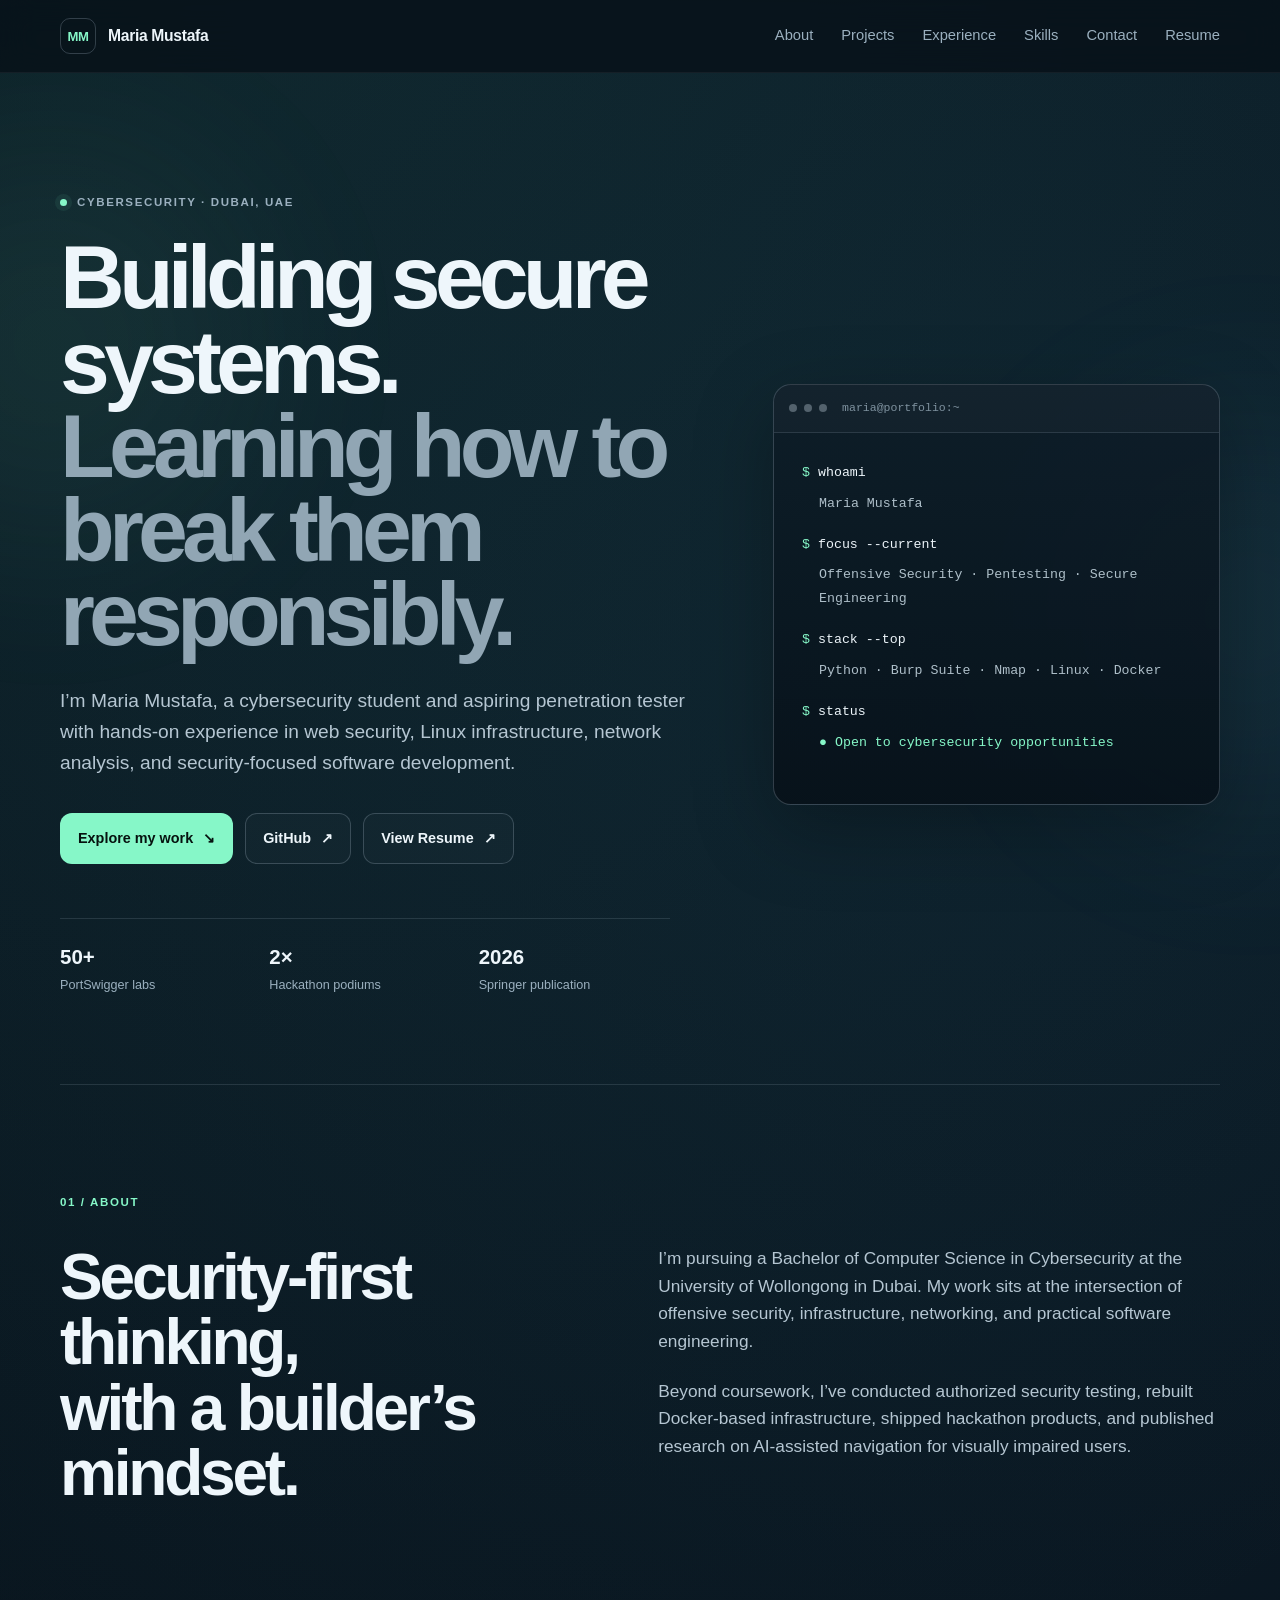
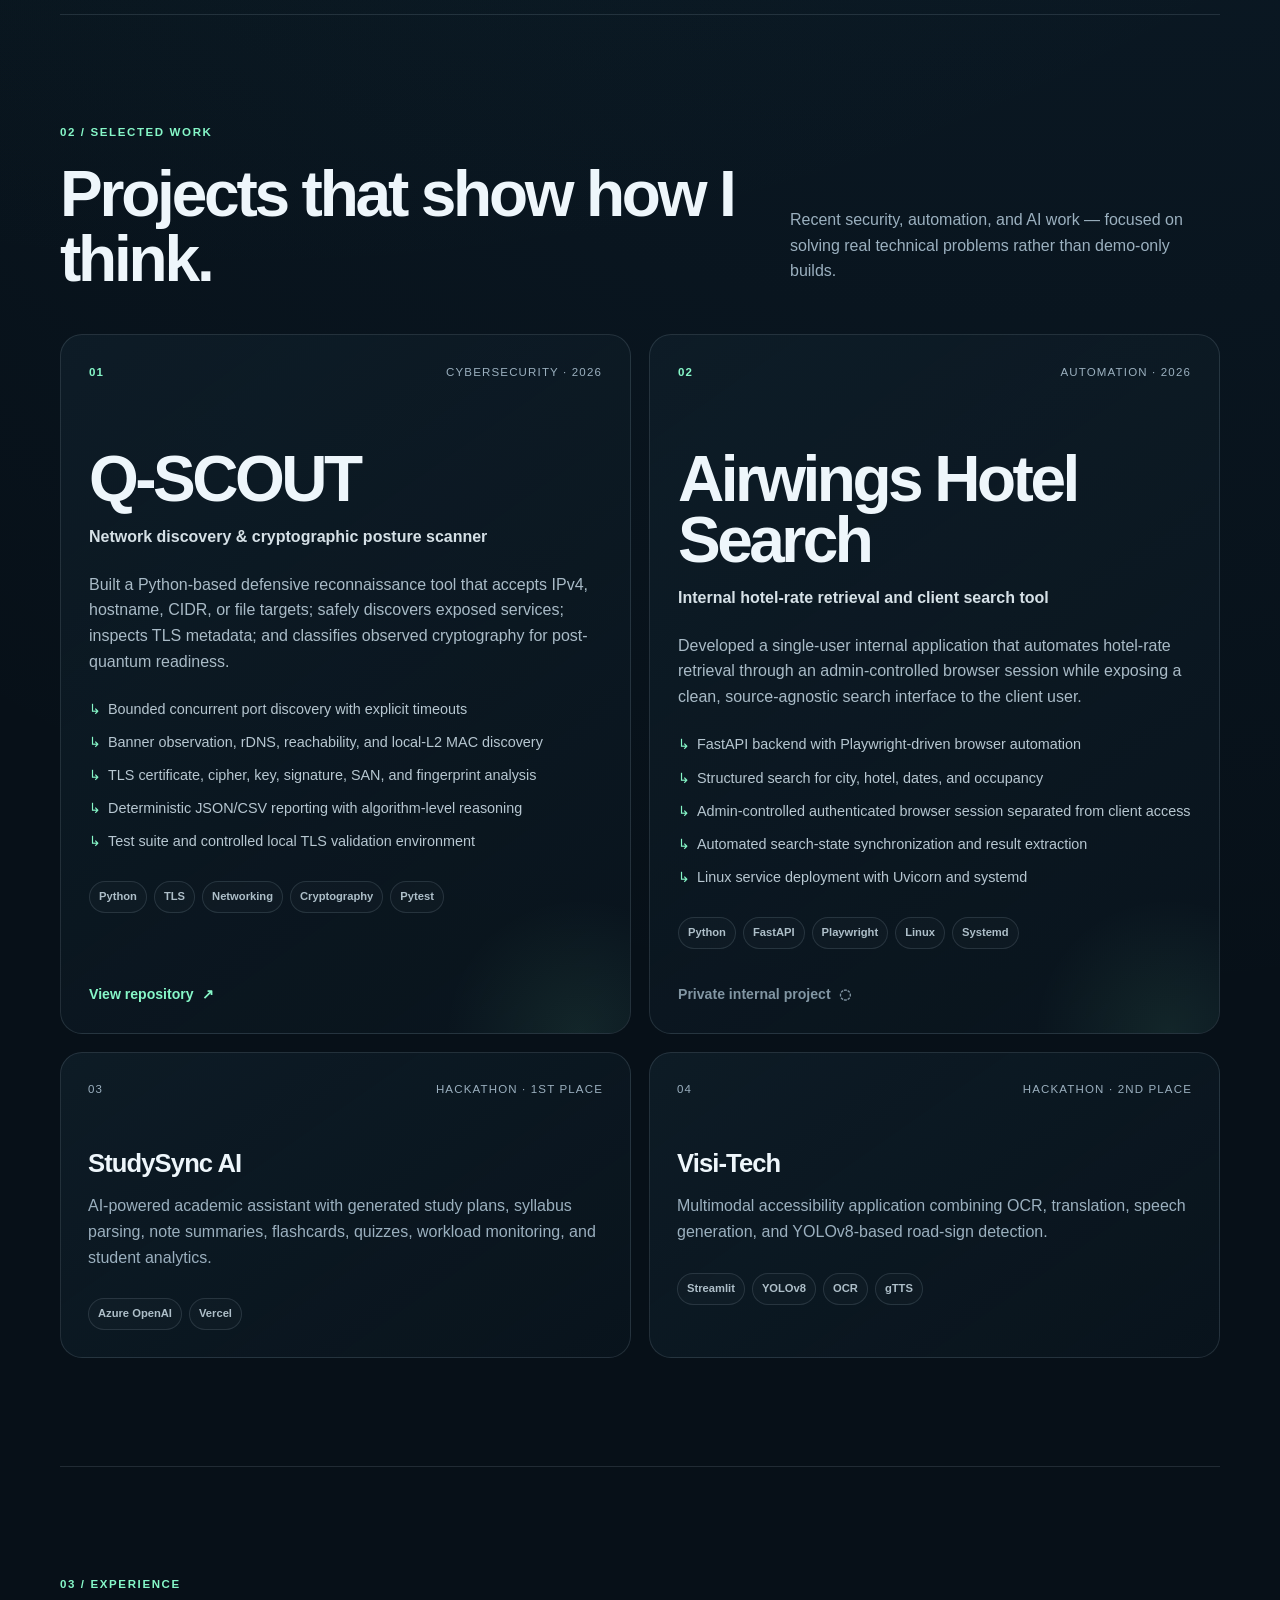
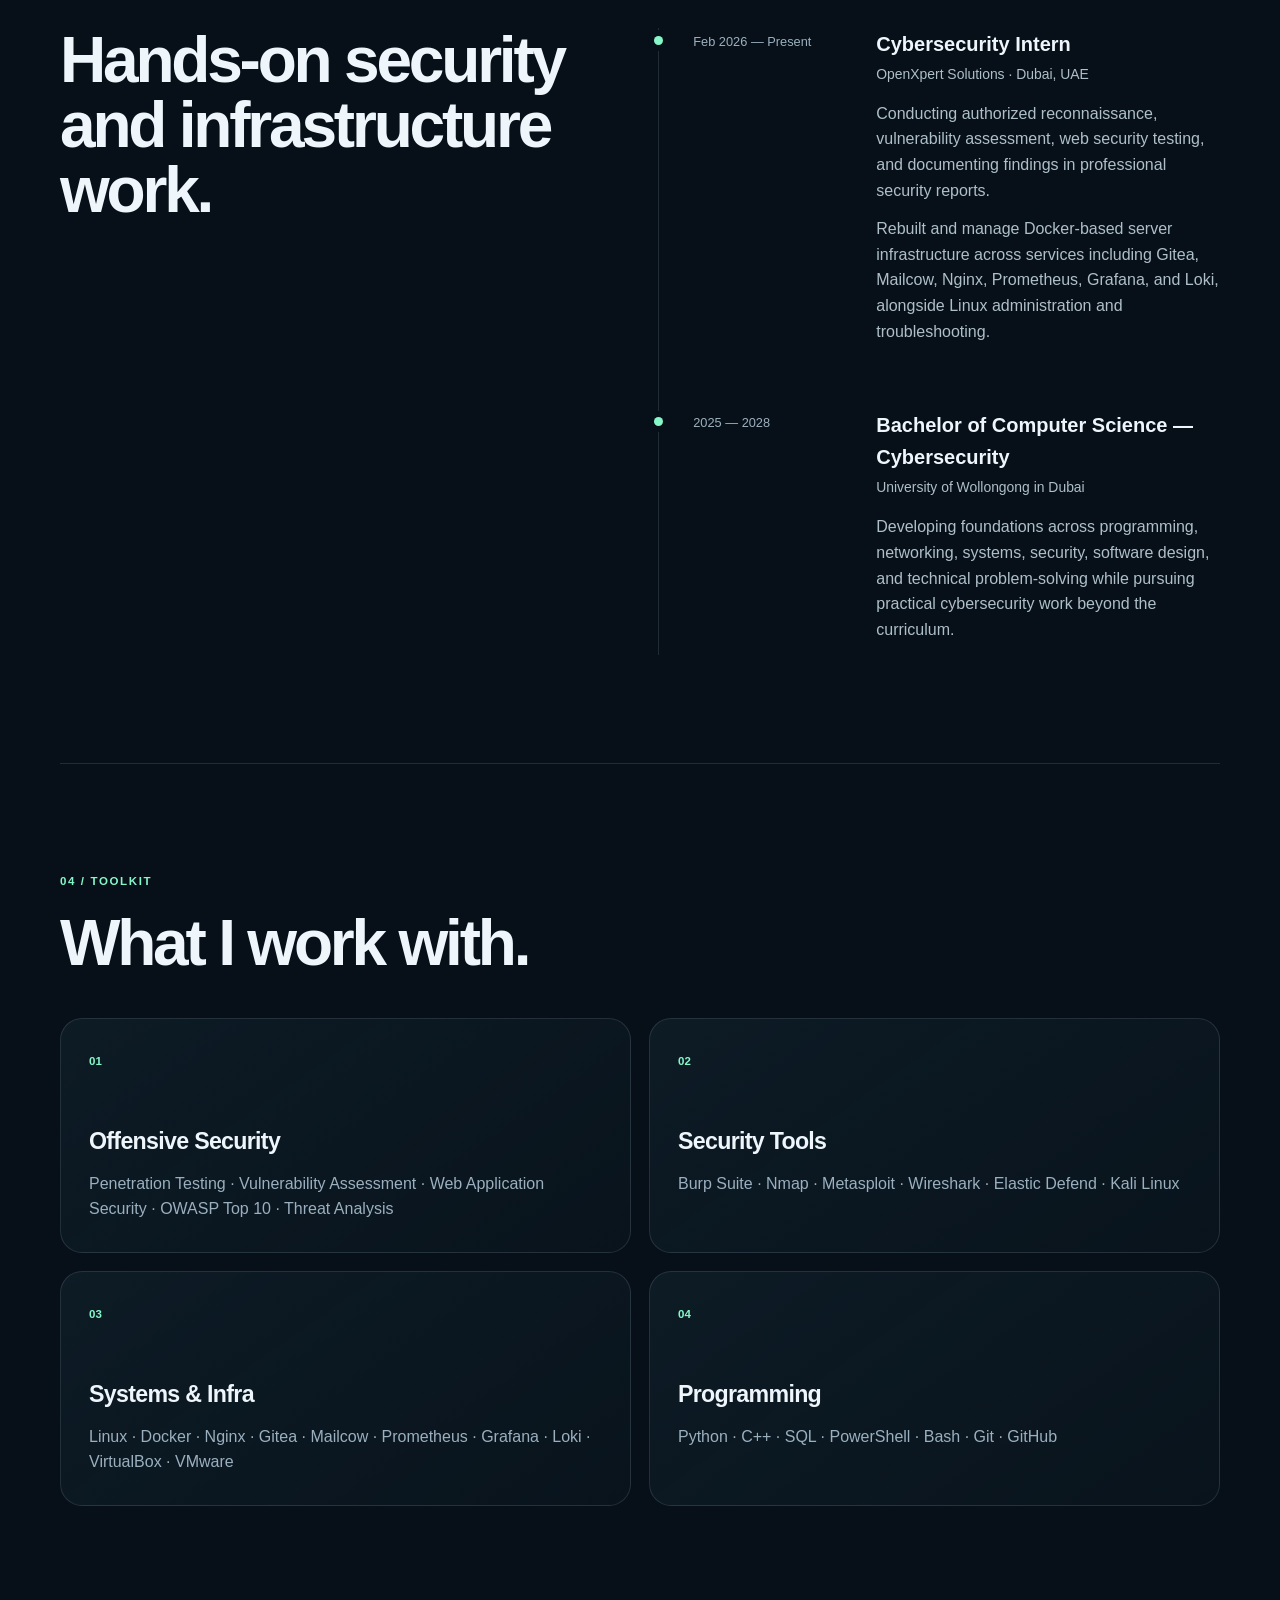
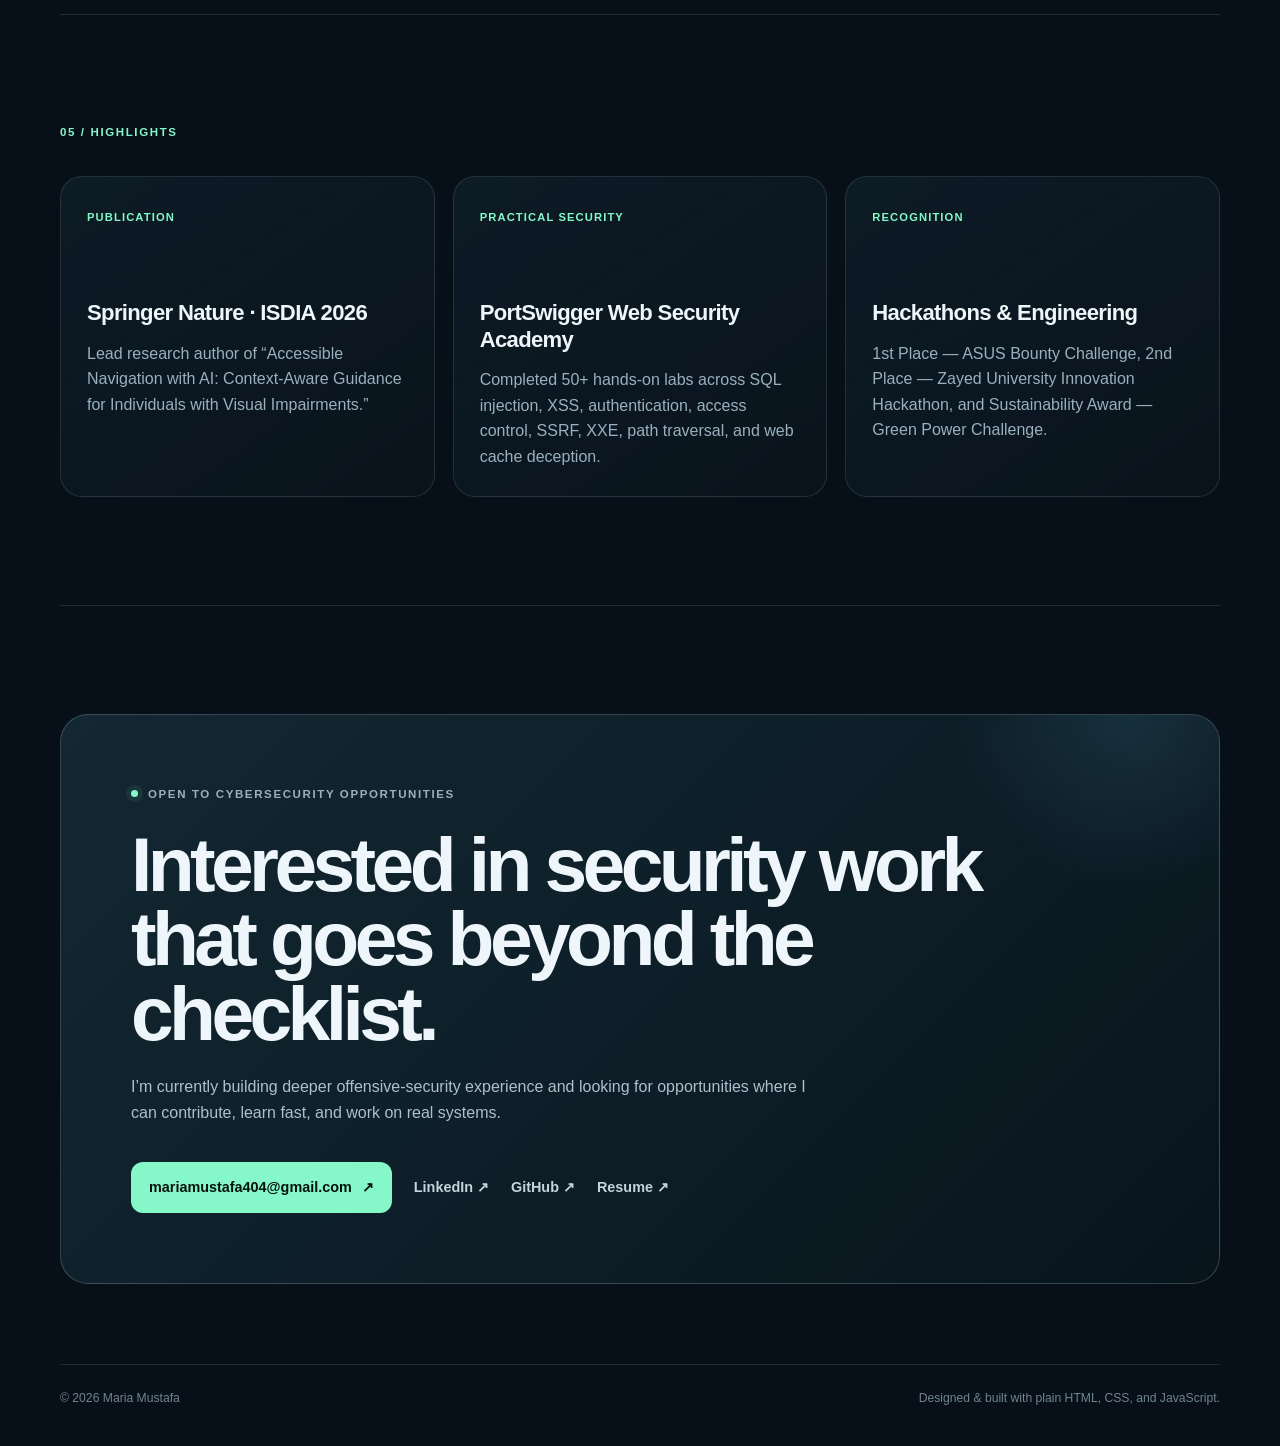
<file: index.html>
<!DOCTYPE html>
<html lang="en">
<head>
  <meta charset="UTF-8" />
  <meta name="viewport" content="width=device-width, initial-scale=1.0" />
  <meta name="description" content="Maria Mustafa — cybersecurity student, aspiring penetration tester, and security-focused software builder in Dubai." />
  <meta name="theme-color" content="#071018" />
  <link rel="canonical" href="https://maria-mustafa-portfolio.netlify.app" />
  <meta property="og:type" content="website" />
  <meta property="og:title" content="Maria Mustafa | Cybersecurity Portfolio" />
  <meta property="og:description" content="Cybersecurity portfolio featuring penetration testing, network security, Linux infrastructure, Q-SCOUT, and automation projects." />
  <meta property="og:url" content="https://maria-mustafa-portfolio.netlify.app" />
  <meta property="og:image" content="https://maria-mustafa-portfolio.netlify.app/assets/portfolio-preview.webp" />
  <meta name="twitter:card" content="summary_large_image" />
  <title>Maria Mustafa | Cybersecurity Portfolio</title>
  <link rel="icon" href="favicon.svg" type="image/svg+xml" />
  <script>document.documentElement.classList.add("js")</script>
  <link rel="stylesheet" href="styles.css" />
</head>
<body>
  <a class="skip-link" href="#main">Skip to content</a>
  <div class="ambient ambient-one" aria-hidden="true"></div>
  <div class="ambient ambient-two" aria-hidden="true"></div>

  <header class="site-header" id="top">
    <nav class="nav shell" aria-label="Primary navigation">
      <a class="brand" href="#top" aria-label="Maria Mustafa home">
        <span class="brand-mark">MM</span>
        <span class="brand-name">Maria Mustafa</span>
      </a>

      <button class="nav-toggle" aria-expanded="false" aria-controls="nav-links" aria-label="Open navigation menu">
        <span></span><span></span>
      </button>

      <div class="nav-links" id="nav-links">
        <a href="#about">About</a>
        <a href="#projects">Projects</a>
        <a href="#experience">Experience</a>
        <a href="#skills">Skills</a>
        <a href="#contact">Contact</a>
        <a href="resume.html" target="_blank" rel="noreferrer">Resume</a>
      </div>
    </nav>
  </header>

  <main id="main">
    <section class="hero shell section-pad">
      <div class="hero-copy reveal">
        <p class="eyebrow"><span class="status-dot"></span> Cybersecurity · Dubai, UAE</p>
        <h1>Building secure systems.<br /><span>Learning how to break them responsibly.</span></h1>
        <p class="hero-lead">
          I’m Maria Mustafa, a cybersecurity student and aspiring penetration tester with hands-on experience in web security, Linux infrastructure, network analysis, and security-focused software development.
        </p>
        <div class="hero-actions">
          <a class="btn btn-primary" href="#projects">Explore my work <span aria-hidden="true">↘</span></a>
          <a class="btn btn-ghost" href="https://github.com/maria-mustafa-b" target="_blank" rel="noreferrer">GitHub <span aria-hidden="true">↗</span></a>
          <a class="btn btn-ghost" href="resume.html" target="_blank" rel="noreferrer">View Resume <span aria-hidden="true">↗</span></a>
        </div>
        <div class="hero-meta" aria-label="Highlights">
          <div><strong>50+</strong><span>PortSwigger labs</span></div>
          <div><strong>2×</strong><span>Hackathon podiums</span></div>
          <div><strong>2026</strong><span>Springer publication</span></div>
        </div>
      </div>

      <aside class="terminal-card reveal" aria-label="Portfolio introduction terminal">
        <div class="terminal-top"><span></span><span></span><span></span><p>maria@portfolio:~</p></div>
        <div class="terminal-body">
          <p><span class="prompt">$</span> whoami</p>
          <p class="output">Maria Mustafa</p>
          <p><span class="prompt">$</span> focus --current</p>
          <p class="output">Offensive Security · Pentesting · Secure Engineering</p>
          <p><span class="prompt">$</span> stack --top</p>
          <p class="output">Python · Burp Suite · Nmap · Linux · Docker</p>
          <p><span class="prompt">$</span> status</p>
          <p class="output success">● Open to cybersecurity opportunities</p>
        </div>
      </aside>
    </section>

    <section class="section shell" id="about">
      <div class="section-kicker reveal">01 / About</div>
      <div class="about-grid">
        <h2 class="section-title reveal">Security-first thinking,<br />with a builder’s mindset.</h2>
        <div class="about-copy reveal">
          <p>
            I’m pursuing a Bachelor of Computer Science in Cybersecurity at the University of Wollongong in Dubai. My work sits at the intersection of offensive security, infrastructure, networking, and practical software engineering.
          </p>
          <p>
            Beyond coursework, I’ve conducted authorized security testing, rebuilt Docker-based infrastructure, shipped hackathon products, and published research on AI-assisted navigation for visually impaired users.
          </p>
        </div>
      </div>
    </section>

    <section class="section shell" id="projects">
      <div class="section-heading reveal">
        <div>
          <div class="section-kicker">02 / Selected work</div>
          <h2 class="section-title">Projects that show how I think.</h2>
        </div>
        <p>Recent security, automation, and AI work — focused on solving real technical problems rather than demo-only builds.</p>
      </div>

      <div class="featured-grid">
        <article class="project-card project-card-large reveal">
          <div class="project-topline">
            <span class="project-index">01</span>
            <span class="project-tag">Cybersecurity · 2026</span>
          </div>
          <div class="project-copy">
            <h3>Q‑SCOUT</h3>
            <p class="project-subtitle">Network discovery & cryptographic posture scanner</p>
            <p>
              Built a Python-based defensive reconnaissance tool that accepts IPv4, hostname, CIDR, or file targets; safely discovers exposed services; inspects TLS metadata; and classifies observed cryptography for post-quantum readiness.
            </p>
            <ul class="feature-list">
              <li>Bounded concurrent port discovery with explicit timeouts</li>
              <li>Banner observation, rDNS, reachability, and local-L2 MAC discovery</li>
              <li>TLS certificate, cipher, key, signature, SAN, and fingerprint analysis</li>
              <li>Deterministic JSON/CSV reporting with algorithm-level reasoning</li>
              <li>Test suite and controlled local TLS validation environment</li>
            </ul>
            <div class="tech-row"><span>Python</span><span>TLS</span><span>Networking</span><span>Cryptography</span><span>Pytest</span></div>
          </div>
          <a class="project-link" href="https://github.com/maria-mustafa-b/q-scout" target="_blank" rel="noreferrer" aria-label="View Q-SCOUT on GitHub">View repository <span>↗</span></a>
        </article>

        <article class="project-card project-card-large reveal">
          <div class="project-topline">
            <span class="project-index">02</span>
            <span class="project-tag">Automation · 2026</span>
          </div>
          <div class="project-copy">
            <h3>Airwings Hotel Search</h3>
            <p class="project-subtitle">Internal hotel-rate retrieval and client search tool</p>
            <p>
              Developed a single-user internal application that automates hotel-rate retrieval through an admin-controlled browser session while exposing a clean, source-agnostic search interface to the client user.
            </p>
            <ul class="feature-list">
              <li>FastAPI backend with Playwright-driven browser automation</li>
              <li>Structured search for city, hotel, dates, and occupancy</li>
              <li>Admin-controlled authenticated browser session separated from client access</li>
              <li>Automated search-state synchronization and result extraction</li>
              <li>Linux service deployment with Uvicorn and systemd</li>
            </ul>
            <div class="tech-row"><span>Python</span><span>FastAPI</span><span>Playwright</span><span>Linux</span><span>Systemd</span></div>
          </div>
          <span class="project-link muted-link">Private internal project <span>◌</span></span>
        </article>
      </div>

      <div class="secondary-grid">
        <article class="mini-project reveal">
          <div class="mini-head"><span>03</span><span>Hackathon · 1st Place</span></div>
          <h3>StudySync AI</h3>
          <p>AI-powered academic assistant with generated study plans, syllabus parsing, note summaries, flashcards, quizzes, workload monitoring, and student analytics.</p>
          <div class="tech-row"><span>Azure OpenAI</span><span>Vercel</span></div>
        </article>

        <article class="mini-project reveal">
          <div class="mini-head"><span>04</span><span>Hackathon · 2nd Place</span></div>
          <h3>Visi‑Tech</h3>
          <p>Multimodal accessibility application combining OCR, translation, speech generation, and YOLOv8-based road-sign detection.</p>
          <div class="tech-row"><span>Streamlit</span><span>YOLOv8</span><span>OCR</span><span>gTTS</span></div>
        </article>
      </div>
    </section>

    <section class="section shell" id="experience">
      <div class="section-kicker reveal">03 / Experience</div>
      <div class="experience-layout">
        <h2 class="section-title reveal">Hands-on security<br />and infrastructure work.</h2>
        <div class="timeline reveal">
          <article class="timeline-item">
            <div class="timeline-date">Feb 2026 — Present</div>
            <div>
              <h3>Cybersecurity Intern</h3>
              <p class="company">OpenXpert Solutions · Dubai, UAE</p>
              <p>Conducting authorized reconnaissance, vulnerability assessment, web security testing, and documenting findings in professional security reports.</p>
              <p>Rebuilt and manage Docker-based server infrastructure across services including Gitea, Mailcow, Nginx, Prometheus, Grafana, and Loki, alongside Linux administration and troubleshooting.</p>
            </div>
          </article>

          <article class="timeline-item">
            <div class="timeline-date">2025 — 2028</div>
            <div>
              <h3>Bachelor of Computer Science — Cybersecurity</h3>
              <p class="company">University of Wollongong in Dubai</p>
              <p>Developing foundations across programming, networking, systems, security, software design, and technical problem-solving while pursuing practical cybersecurity work beyond the curriculum.</p>
            </div>
          </article>
        </div>
      </div>
    </section>

    <section class="section shell" id="skills">
      <div class="section-heading reveal">
        <div>
          <div class="section-kicker">04 / Toolkit</div>
          <h2 class="section-title">What I work with.</h2>
        </div>
      </div>

      <div class="skills-grid">
        <article class="skill-card reveal"><span>01</span><h3>Offensive Security</h3><p>Penetration Testing · Vulnerability Assessment · Web Application Security · OWASP Top 10 · Threat Analysis</p></article>
        <article class="skill-card reveal"><span>02</span><h3>Security Tools</h3><p>Burp Suite · Nmap · Metasploit · Wireshark · Elastic Defend · Kali Linux</p></article>
        <article class="skill-card reveal"><span>03</span><h3>Systems & Infra</h3><p>Linux · Docker · Nginx · Gitea · Mailcow · Prometheus · Grafana · Loki · VirtualBox · VMware</p></article>
        <article class="skill-card reveal"><span>04</span><h3>Programming</h3><p>Python · C++ · SQL · PowerShell · Bash · Git · GitHub</p></article>
      </div>
    </section>

    <section class="section shell" id="proof">
      <div class="section-kicker reveal">05 / Highlights</div>
      <div class="proof-grid">
        <article class="proof-card reveal">
          <span class="proof-label">Publication</span>
          <h3>Springer Nature · ISDIA 2026</h3>
          <p>Lead research author of “Accessible Navigation with AI: Context-Aware Guidance for Individuals with Visual Impairments.”</p>
        </article>
        <article class="proof-card reveal">
          <span class="proof-label">Practical Security</span>
          <h3>PortSwigger Web Security Academy</h3>
          <p>Completed 50+ hands-on labs across SQL injection, XSS, authentication, access control, SSRF, XXE, path traversal, and web cache deception.</p>
        </article>
        <article class="proof-card reveal">
          <span class="proof-label">Recognition</span>
          <h3>Hackathons & Engineering</h3>
          <p>1st Place — ASUS Bounty Challenge, 2nd Place — Zayed University Innovation Hackathon, and Sustainability Award — Green Power Challenge.</p>
        </article>
      </div>
    </section>

    <section class="contact section shell" id="contact">
      <div class="contact-card reveal">
        <p class="eyebrow"><span class="status-dot"></span> Open to cybersecurity opportunities</p>
        <h2>Interested in security work that goes beyond the checklist.</h2>
        <p>I’m currently building deeper offensive-security experience and looking for opportunities where I can contribute, learn fast, and work on real systems.</p>
        <div class="contact-actions">
          <a class="btn btn-primary" href="mailto:mariamustafa404@gmail.com">mariamustafa404@gmail.com <span>↗</span></a>
          <a class="text-link" href="https://www.linkedin.com/in/maria-mustafa-baranwala" target="_blank" rel="noreferrer">LinkedIn ↗</a>
          <a class="text-link" href="https://github.com/maria-mustafa-b" target="_blank" rel="noreferrer">GitHub ↗</a>
          <a class="text-link" href="resume.html" target="_blank" rel="noreferrer">Resume ↗</a>
        </div>
      </div>
    </section>
  </main>

  <footer class="footer shell">
    <p>© <span id="year"></span> Maria Mustafa</p>
    <p>Designed & built with plain HTML, CSS, and JavaScript.</p>
  </footer>

  <script src="script.js"></script>
</body>
</html>
</file>
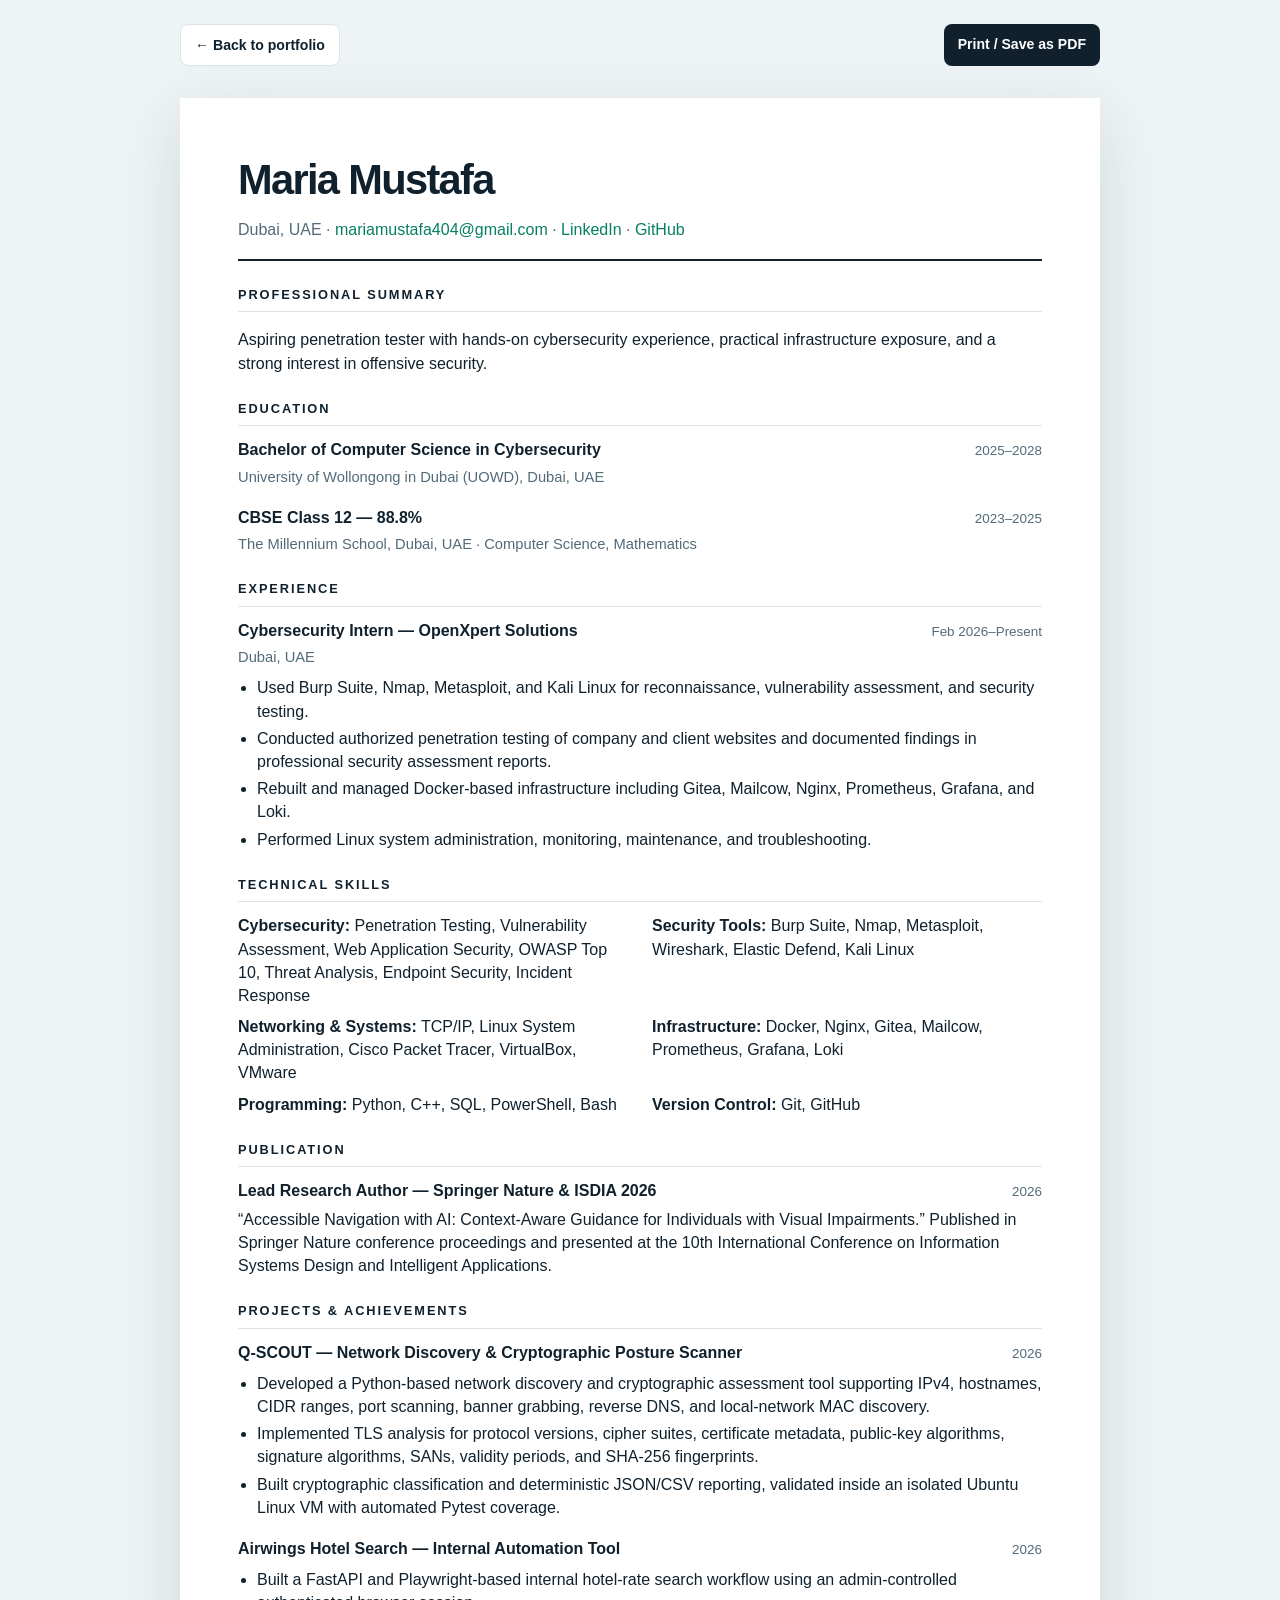
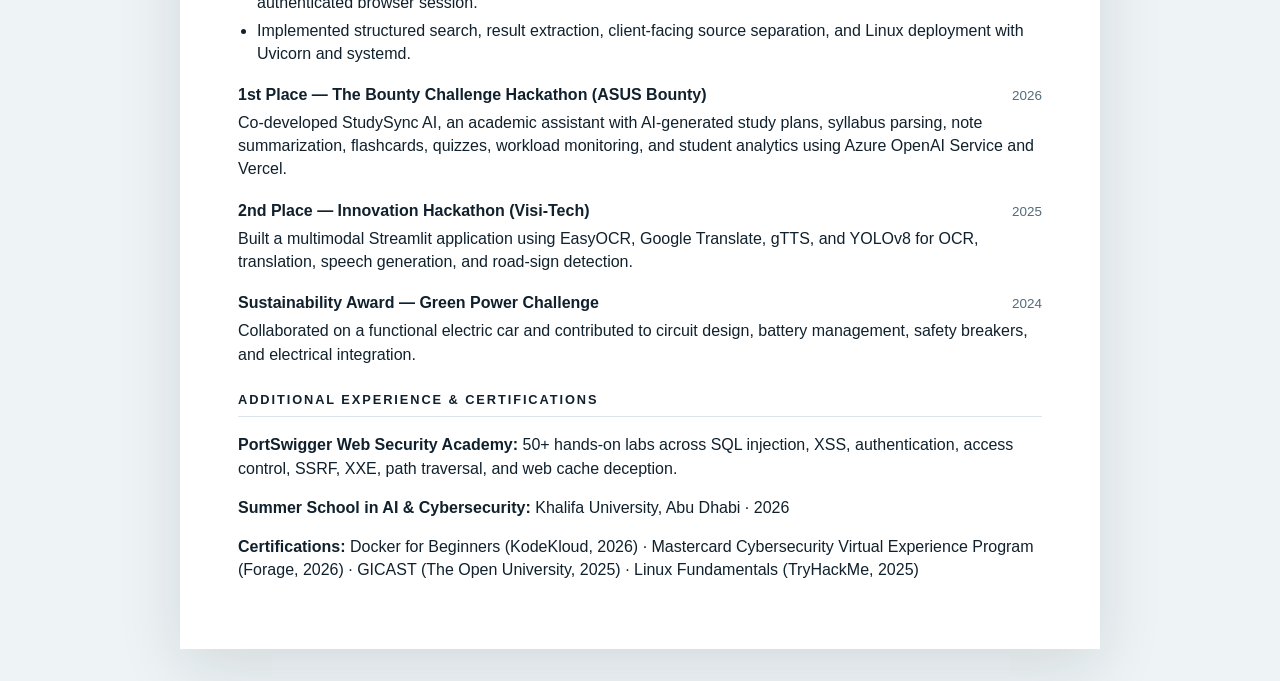
<file: resume.html>
<!DOCTYPE html>
<html lang="en">
<head>
  <meta charset="UTF-8" />
  <meta name="viewport" content="width=device-width, initial-scale=1.0" />
  <meta name="description" content="Maria Mustafa — cybersecurity resume." />
  <title>Maria Mustafa | Resume</title>
  <style>
    :root{--ink:#10212d;--muted:#536b79;--line:#dbe4e9;--accent:#087f62;--paper:#fff;--bg:#eef3f5}*{box-sizing:border-box}body{margin:0;background:var(--bg);color:var(--ink);font-family:Inter,Arial,sans-serif;line-height:1.45}.page{width:min(920px,calc(100% - 28px));margin:32px auto;background:var(--paper);padding:52px 58px;box-shadow:0 18px 60px rgba(18,39,52,.12)}header{border-bottom:2px solid var(--ink);padding-bottom:18px;margin-bottom:24px}h1{margin:0;font-size:2.6rem;letter-spacing:-.04em}header p{margin:7px 0 0;color:var(--muted)}a{color:var(--accent);text-decoration:none}section{margin-top:25px}h2{font-size:.8rem;letter-spacing:.15em;text-transform:uppercase;margin:0 0 12px;border-bottom:1px solid var(--line);padding-bottom:7px}.entry{margin:0 0 18px}.entry-head{display:flex;justify-content:space-between;gap:16px;align-items:baseline}.entry h3{margin:0;font-size:1rem}.date{font-size:.84rem;color:var(--muted);white-space:nowrap}.sub{margin:2px 0 8px;color:var(--muted);font-size:.92rem}.entry p{margin:5px 0}.entry ul{margin:8px 0 0;padding-left:19px}.entry li{margin:4px 0}.skills{display:grid;grid-template-columns:1fr 1fr;gap:8px 24px}.skills p{margin:0}.printbar{width:min(920px,calc(100% - 28px));margin:24px auto 0;display:flex;justify-content:space-between;gap:12px}.btn{display:inline-block;background:var(--ink);color:white;padding:10px 14px;border-radius:8px;font-weight:700;font-size:.88rem}.ghost{background:white;color:var(--ink);border:1px solid var(--line)}@media(max-width:700px){.page{padding:30px 24px}.entry-head{display:block}.date{display:block;margin-top:2px}.skills{grid-template-columns:1fr}.printbar{flex-wrap:wrap}}@media print{body{background:white}.printbar{display:none}.page{width:100%;margin:0;box-shadow:none;padding:0}}
  </style>
</head>
<body>
  <div class="printbar">
    <a class="btn ghost" href="index.html">← Back to portfolio</a>
    <a class="btn" href="#" onclick="window.print();return false;">Print / Save as PDF</a>
  </div>

  <main class="page">
    <header>
      <h1>Maria Mustafa</h1>
      <p>Dubai, UAE · <a href="mailto:mariamustafa404@gmail.com">mariamustafa404@gmail.com</a> · <a href="https://www.linkedin.com/in/maria-mustafa-baranwala">LinkedIn</a> · <a href="https://github.com/maria-mustafa-b">GitHub</a></p>
    </header>

    <section>
      <h2>Professional Summary</h2>
      <p>Aspiring penetration tester with hands-on cybersecurity experience, practical infrastructure exposure, and a strong interest in offensive security.</p>
    </section>

    <section>
      <h2>Education</h2>
      <div class="entry">
        <div class="entry-head"><h3>Bachelor of Computer Science in Cybersecurity</h3><span class="date">2025–2028</span></div>
        <p class="sub">University of Wollongong in Dubai (UOWD), Dubai, UAE</p>
      </div>
      <div class="entry">
        <div class="entry-head"><h3>CBSE Class 12 — 88.8%</h3><span class="date">2023–2025</span></div>
        <p class="sub">The Millennium School, Dubai, UAE · Computer Science, Mathematics</p>
      </div>
    </section>

    <section>
      <h2>Experience</h2>
      <div class="entry">
        <div class="entry-head"><h3>Cybersecurity Intern — OpenXpert Solutions</h3><span class="date">Feb 2026–Present</span></div>
        <p class="sub">Dubai, UAE</p>
        <ul>
          <li>Used Burp Suite, Nmap, Metasploit, and Kali Linux for reconnaissance, vulnerability assessment, and security testing.</li>
          <li>Conducted authorized penetration testing of company and client websites and documented findings in professional security assessment reports.</li>
          <li>Rebuilt and managed Docker-based infrastructure including Gitea, Mailcow, Nginx, Prometheus, Grafana, and Loki.</li>
          <li>Performed Linux system administration, monitoring, maintenance, and troubleshooting.</li>
        </ul>
      </div>
    </section>

    <section>
      <h2>Technical Skills</h2>
      <div class="skills">
        <p><strong>Cybersecurity:</strong> Penetration Testing, Vulnerability Assessment, Web Application Security, OWASP Top 10, Threat Analysis, Endpoint Security, Incident Response</p>
        <p><strong>Security Tools:</strong> Burp Suite, Nmap, Metasploit, Wireshark, Elastic Defend, Kali Linux</p>
        <p><strong>Networking & Systems:</strong> TCP/IP, Linux System Administration, Cisco Packet Tracer, VirtualBox, VMware</p>
        <p><strong>Infrastructure:</strong> Docker, Nginx, Gitea, Mailcow, Prometheus, Grafana, Loki</p>
        <p><strong>Programming:</strong> Python, C++, SQL, PowerShell, Bash</p>
        <p><strong>Version Control:</strong> Git, GitHub</p>
      </div>
    </section>

    <section>
      <h2>Publication</h2>
      <div class="entry">
        <div class="entry-head"><h3>Lead Research Author — Springer Nature & ISDIA 2026</h3><span class="date">2026</span></div>
        <p>“Accessible Navigation with AI: Context-Aware Guidance for Individuals with Visual Impairments.” Published in Springer Nature conference proceedings and presented at the 10th International Conference on Information Systems Design and Intelligent Applications.</p>
      </div>
    </section>

    <section>
      <h2>Projects & Achievements</h2>
      <div class="entry">
        <div class="entry-head"><h3>Q-SCOUT — Network Discovery & Cryptographic Posture Scanner</h3><span class="date">2026</span></div>
        <ul>
          <li>Developed a Python-based network discovery and cryptographic assessment tool supporting IPv4, hostnames, CIDR ranges, port scanning, banner grabbing, reverse DNS, and local-network MAC discovery.</li>
          <li>Implemented TLS analysis for protocol versions, cipher suites, certificate metadata, public-key algorithms, signature algorithms, SANs, validity periods, and SHA-256 fingerprints.</li>
          <li>Built cryptographic classification and deterministic JSON/CSV reporting, validated inside an isolated Ubuntu Linux VM with automated Pytest coverage.</li>
        </ul>
      </div>
      <div class="entry">
        <div class="entry-head"><h3>Airwings Hotel Search — Internal Automation Tool</h3><span class="date">2026</span></div>
        <ul>
          <li>Built a FastAPI and Playwright-based internal hotel-rate search workflow using an admin-controlled authenticated browser session.</li>
          <li>Implemented structured search, result extraction, client-facing source separation, and Linux deployment with Uvicorn and systemd.</li>
        </ul>
      </div>
      <div class="entry">
        <div class="entry-head"><h3>1st Place — The Bounty Challenge Hackathon (ASUS Bounty)</h3><span class="date">2026</span></div>
        <p>Co-developed StudySync AI, an academic assistant with AI-generated study plans, syllabus parsing, note summarization, flashcards, quizzes, workload monitoring, and student analytics using Azure OpenAI Service and Vercel.</p>
      </div>
      <div class="entry">
        <div class="entry-head"><h3>2nd Place — Innovation Hackathon (Visi-Tech)</h3><span class="date">2025</span></div>
        <p>Built a multimodal Streamlit application using EasyOCR, Google Translate, gTTS, and YOLOv8 for OCR, translation, speech generation, and road-sign detection.</p>
      </div>
      <div class="entry">
        <div class="entry-head"><h3>Sustainability Award — Green Power Challenge</h3><span class="date">2024</span></div>
        <p>Collaborated on a functional electric car and contributed to circuit design, battery management, safety breakers, and electrical integration.</p>
      </div>
    </section>

    <section>
      <h2>Additional Experience & Certifications</h2>
      <p><strong>PortSwigger Web Security Academy:</strong> 50+ hands-on labs across SQL injection, XSS, authentication, access control, SSRF, XXE, path traversal, and web cache deception.</p>
      <p><strong>Summer School in AI & Cybersecurity:</strong> Khalifa University, Abu Dhabi · 2026</p>
      <p><strong>Certifications:</strong> Docker for Beginners (KodeKloud, 2026) · Mastercard Cybersecurity Virtual Experience Program (Forage, 2026) · GICAST (The Open University, 2025) · Linux Fundamentals (TryHackMe, 2025)</p>
    </section>
  </main>
</body>
</html>
</file>
<file: styles.css>
:root {
  --bg: #071018;
  --bg-soft: #0a151f;
  --card: rgba(15, 28, 39, 0.68);
  --card-strong: #0d1a24;
  --line: rgba(189, 209, 224, 0.14);
  --line-strong: rgba(189, 209, 224, 0.23);
  --text: #eef6fb;
  --muted: #9bb0bf;
  --accent: #86f7c8;
  --accent-2: #6ed6ff;
  --shadow: 0 24px 80px rgba(0, 0, 0, 0.28);
  --radius: 22px;
  --shell: min(1160px, calc(100% - 40px));
}

* { box-sizing: border-box; }
html { scroll-behavior: smooth; }
body {
  margin: 0;
  color: var(--text);
  background:
    radial-gradient(circle at 20% 0%, rgba(64, 177, 149, 0.10), transparent 30%),
    radial-gradient(circle at 80% 10%, rgba(65, 156, 218, 0.10), transparent 35%),
    var(--bg);
  font-family: Inter, ui-sans-serif, -apple-system, BlinkMacSystemFont, "Segoe UI", sans-serif;
  line-height: 1.6;
  -webkit-font-smoothing: antialiased;
}

::selection { background: var(--accent); color: #05100d; }
a { color: inherit; text-decoration: none; }
button, a { -webkit-tap-highlight-color: transparent; }
.shell { width: var(--shell); margin: 0 auto; }
.section-pad { padding: 120px 0 88px; }
.section { padding: 108px 0; border-top: 1px solid var(--line); }
.skip-link { position: fixed; left: 16px; top: -80px; z-index: 100; background: var(--text); color: var(--bg); padding: 10px 14px; border-radius: 10px; }
.skip-link:focus { top: 16px; }

.ambient { position: fixed; width: 420px; height: 420px; border-radius: 50%; filter: blur(100px); opacity: .06; pointer-events: none; z-index: -1; }
.ambient-one { background: var(--accent); top: 15%; left: -160px; }
.ambient-two { background: var(--accent-2); top: 45%; right: -180px; }

.site-header { position: sticky; top: 0; z-index: 50; background: rgba(7, 16, 24, 0.78); backdrop-filter: blur(16px); border-bottom: 1px solid rgba(255,255,255,.05); }
.nav { min-height: 72px; display: flex; align-items: center; justify-content: space-between; gap: 28px; }
.brand { display: inline-flex; align-items: center; gap: 12px; font-weight: 700; letter-spacing: -.02em; }
.brand-mark { display: grid; place-items: center; width: 36px; height: 36px; border: 1px solid var(--line-strong); border-radius: 10px; color: var(--accent); font-size: .82rem; }
.brand-name { font-size: .98rem; }
.nav-links { display: flex; gap: 28px; align-items: center; color: var(--muted); font-size: .92rem; }
.nav-links a { transition: color .2s ease; }
.nav-links a:hover { color: var(--text); }
.nav-toggle { display: none; border: 0; background: none; width: 42px; height: 42px; position: relative; }
.nav-toggle span { position: absolute; width: 21px; height: 1px; background: var(--text); left: 10px; transition: transform .2s ease; }
.nav-toggle span:first-child { top: 16px; }
.nav-toggle span:last-child { top: 24px; }

.hero { min-height: calc(100vh - 72px); display: grid; grid-template-columns: 1.18fr .82fr; align-items: center; gap: 70px; }
.eyebrow { display: flex; align-items: center; gap: 10px; text-transform: uppercase; letter-spacing: .14em; font-size: .72rem; font-weight: 700; color: var(--muted); margin: 0 0 24px; }
.status-dot { width: 7px; height: 7px; border-radius: 50%; background: var(--accent); box-shadow: 0 0 0 5px rgba(134,247,200,.07); }
h1 { margin: 0; font-size: clamp(3.2rem, 7vw, 6.7rem); line-height: .94; letter-spacing: -.065em; max-width: 980px; }
h1 span { color: #91a6b4; }
.hero-lead { max-width: 700px; font-size: clamp(1rem, 1.7vw, 1.2rem); color: #b5c6d2; margin: 30px 0 0; }
.hero-actions { display: flex; flex-wrap: wrap; gap: 12px; margin-top: 34px; }
.btn { display: inline-flex; align-items: center; justify-content: center; gap: 10px; border-radius: 12px; padding: 13px 17px; font-weight: 700; font-size: .9rem; border: 1px solid transparent; transition: transform .2s ease, background .2s ease, border-color .2s ease; }
.btn:hover { transform: translateY(-2px); }
.btn-primary { background: var(--accent); color: #06120f; }
.btn-primary:hover { background: #a7ffdc; }
.btn-ghost { border-color: var(--line-strong); background: rgba(255,255,255,.02); color: var(--text); }
.btn-ghost:hover { border-color: rgba(134,247,200,.45); }
.hero-meta { display: grid; grid-template-columns: repeat(3, 1fr); gap: 18px; max-width: 610px; margin-top: 54px; padding-top: 22px; border-top: 1px solid var(--line); }
.hero-meta div { display: flex; flex-direction: column; gap: 2px; }
.hero-meta strong { font-size: 1.28rem; }
.hero-meta span { color: var(--muted); font-size: .79rem; }

.terminal-card { border: 1px solid var(--line-strong); background: linear-gradient(180deg, rgba(14, 29, 40, .88), rgba(7, 17, 25, .9)); border-radius: 18px; box-shadow: var(--shadow); overflow: hidden; transform: rotate(1deg); }
.terminal-top { height: 48px; display: flex; align-items: center; gap: 7px; padding: 0 15px; border-bottom: 1px solid var(--line); background: rgba(255,255,255,.025); }
.terminal-top > span { width: 8px; height: 8px; border-radius: 50%; background: #53626d; }
.terminal-top p { margin: 0 0 0 8px; font-family: ui-monospace, SFMono-Regular, Menlo, monospace; color: #7f929f; font-size: .72rem; }
.terminal-body { padding: 28px 28px 32px; font-family: ui-monospace, SFMono-Regular, Menlo, Consolas, monospace; font-size: .83rem; line-height: 1.8; }
.terminal-body p { margin: 0 0 7px; }
.prompt { color: var(--accent); }
.output { color: #aebfc9; padding-left: 17px; margin-bottom: 17px !important; }
.success { color: var(--accent); }

.section-kicker { color: var(--accent); text-transform: uppercase; letter-spacing: .14em; font-size: .72rem; font-weight: 800; margin-bottom: 34px; }
.section-title { margin: 0; font-size: clamp(2.35rem, 5vw, 4.7rem); letter-spacing: -.05em; line-height: 1.02; }
.about-grid, .experience-layout { display: grid; grid-template-columns: .95fr 1.05fr; gap: 90px; align-items: start; }
.about-copy { color: #b5c6d2; font-size: 1.08rem; max-width: 650px; }
.about-copy p { margin: 0 0 22px; }
.section-heading { display: flex; justify-content: space-between; align-items: end; gap: 50px; margin-bottom: 42px; }
.section-heading .section-kicker { margin-bottom: 20px; }
.section-heading > p { max-width: 430px; margin: 0 0 8px; color: var(--muted); }

.featured-grid { display: grid; grid-template-columns: 1fr 1fr; gap: 18px; }
.project-card, .mini-project, .skill-card, .proof-card { border: 1px solid var(--line); background: linear-gradient(145deg, rgba(15, 30, 41, .82), rgba(10, 22, 31, .64)); border-radius: var(--radius); }
.project-card { min-height: 640px; padding: 28px; display: flex; flex-direction: column; position: relative; overflow: hidden; }
.project-card::after { content: ""; position: absolute; inset: auto -90px -140px auto; width: 280px; height: 280px; border-radius: 50%; background: radial-gradient(circle, rgba(134,247,200,.08), transparent 68%); pointer-events: none; }
.project-card:hover, .mini-project:hover, .skill-card:hover, .proof-card:hover { border-color: rgba(134,247,200,.26); }
.project-topline, .mini-head { display: flex; justify-content: space-between; gap: 12px; color: var(--muted); font-size: .72rem; text-transform: uppercase; letter-spacing: .1em; }
.project-index { color: var(--accent); font-weight: 800; }
.project-copy { margin-top: 68px; }
.project-copy h3 { font-size: clamp(2.5rem, 5vw, 4.7rem); letter-spacing: -.055em; margin: 0; line-height: .95; }
.project-subtitle { margin: 14px 0 22px; font-size: 1rem; font-weight: 700; color: #d6e1e7; }
.project-copy > p:not(.project-subtitle) { color: #a9bbc7; margin-bottom: 24px; }
.feature-list { list-style: none; margin: 0; padding: 0; display: grid; gap: 10px; color: #b7c7d1; font-size: .9rem; }
.feature-list li { position: relative; padding-left: 19px; }
.feature-list li::before { content: "↳"; position: absolute; left: 0; color: var(--accent); }
.tech-row { display: flex; flex-wrap: wrap; gap: 7px; margin-top: 28px; }
.tech-row span { border: 1px solid var(--line); background: rgba(255,255,255,.02); border-radius: 999px; padding: 6px 9px; color: #aebfc9; font-size: .7rem; font-weight: 700; }
.project-link { margin-top: auto; padding-top: 34px; color: var(--accent); display: inline-flex; gap: 8px; font-size: .88rem; font-weight: 750; width: fit-content; }
.project-link:hover span { transform: translate(2px,-2px); }
.project-link span { transition: transform .2s ease; }
.muted-link { color: #8296a3; }
.secondary-grid { display: grid; grid-template-columns: repeat(2, 1fr); gap: 18px; margin-top: 18px; }
.mini-project { padding: 27px; }
.mini-project h3 { font-size: 1.6rem; margin: 44px 0 10px; letter-spacing: -.035em; }
.mini-project > p { color: var(--muted); margin: 0; }

.timeline { border-left: 1px solid var(--line); padding-left: 34px; }
.timeline-item { position: relative; display: grid; grid-template-columns: 155px 1fr; gap: 28px; padding-bottom: 52px; }
.timeline-item:last-child { padding-bottom: 0; }
.timeline-item::before { content: ""; position: absolute; left: -39px; top: 8px; width: 9px; height: 9px; border-radius: 50%; background: var(--accent); box-shadow: 0 0 0 6px var(--bg); }
.timeline-date { color: var(--muted); font-size: .8rem; padding-top: 4px; }
.timeline-item h3 { margin: 0 0 3px; font-size: 1.25rem; }
.company { color: var(--accent); margin: 0 0 16px !important; font-size: .87rem; }
.timeline-item p { margin: 0 0 13px; color: #aebfc9; }

.skills-grid { display: grid; grid-template-columns: repeat(2, 1fr); gap: 18px; }
.skill-card { padding: 28px; min-height: 235px; }
.skill-card > span { color: var(--accent); font-size: .72rem; font-weight: 800; }
.skill-card h3 { font-size: 1.45rem; margin: 50px 0 11px; letter-spacing: -.03em; }
.skill-card p { color: var(--muted); margin: 0; }
.proof-grid { display: grid; grid-template-columns: repeat(3, 1fr); gap: 18px; }
.proof-card { padding: 26px; min-height: 280px; }
.proof-label { display: inline-block; color: var(--accent); font-size: .7rem; font-weight: 800; text-transform: uppercase; letter-spacing: .1em; }
.proof-card h3 { font-size: 1.38rem; line-height: 1.2; margin: 72px 0 14px; letter-spacing: -.03em; }
.proof-card p { margin: 0; color: var(--muted); }

.contact { padding-bottom: 80px; }
.contact-card { border: 1px solid var(--line-strong); border-radius: 28px; padding: clamp(34px, 6vw, 70px); background: linear-gradient(135deg, rgba(21, 43, 54,.9), rgba(9, 22, 30,.82)); position: relative; overflow: hidden; }
.contact-card::before { content: ""; position: absolute; width: 360px; height: 360px; top: -180px; right: -90px; border-radius: 50%; background: radial-gradient(circle, rgba(110,214,255,.11), transparent 68%); }
.contact-card h2 { font-size: clamp(2.5rem, 6vw, 5.5rem); letter-spacing: -.06em; line-height: .97; max-width: 900px; margin: 0; }
.contact-card > p:not(.eyebrow) { max-width: 700px; color: #aec0cb; margin: 24px 0 0; }
.contact-actions { display: flex; flex-wrap: wrap; align-items: center; gap: 22px; margin-top: 36px; }
.text-link { color: #c4d3dc; font-size: .9rem; font-weight: 700; }
.text-link:hover { color: var(--accent); }
.footer { padding: 24px 0 38px; border-top: 1px solid var(--line); color: #708491; display: flex; justify-content: space-between; gap: 20px; font-size: .76rem; }
.footer p { margin: 0; }

.reveal { opacity: 1; transform: none; }
.js .reveal { opacity: 0; transform: translateY(18px); transition: opacity .65s ease, transform .65s ease; }
.js .reveal.visible { opacity: 1; transform: translateY(0); }

@media (max-width: 920px) {
  :root { --shell: min(100% - 28px, 760px); }
  .hero { grid-template-columns: 1fr; gap: 44px; min-height: auto; }
  .hero-copy { padding-top: 22px; }
  .terminal-card { transform: none; max-width: 660px; }
  .about-grid, .experience-layout { grid-template-columns: 1fr; gap: 48px; }
  .featured-grid, .proof-grid { grid-template-columns: 1fr; }
  .project-card { min-height: auto; }
  .project-link { margin-top: 30px; }
}

@media (max-width: 700px) {
  .section-pad { padding-top: 84px; }
  .section { padding: 78px 0; }
  .nav-toggle { display: block; cursor: pointer; }
  .nav-links { position: absolute; top: 72px; left: 14px; right: 14px; display: none; flex-direction: column; align-items: stretch; gap: 4px; padding: 12px; border: 1px solid var(--line); border-radius: 14px; background: rgba(7, 16, 24, .97); box-shadow: var(--shadow); }
  .nav-links.open { display: flex; }
  .nav-links a { padding: 11px 10px; }
  .nav-toggle.open span:first-child { transform: translateY(4px) rotate(45deg); }
  .nav-toggle.open span:last-child { transform: translateY(-4px) rotate(-45deg); }
  h1 { font-size: clamp(3.05rem, 15vw, 5rem); }
  .hero-meta { grid-template-columns: 1fr 1fr; }
  .section-heading { align-items: start; flex-direction: column; gap: 22px; }
  .secondary-grid, .skills-grid { grid-template-columns: 1fr; }
  .timeline-item { grid-template-columns: 1fr; gap: 7px; }
  .project-card { padding: 22px; }
  .project-copy { margin-top: 48px; }
  .footer { flex-direction: column; }
}

@media (prefers-reduced-motion: reduce) {
  html { scroll-behavior: auto; }
  *, *::before, *::after { animation-duration: .01ms !important; transition-duration: .01ms !important; }
  .reveal { opacity: 1; transform: none; }
}
</file>
